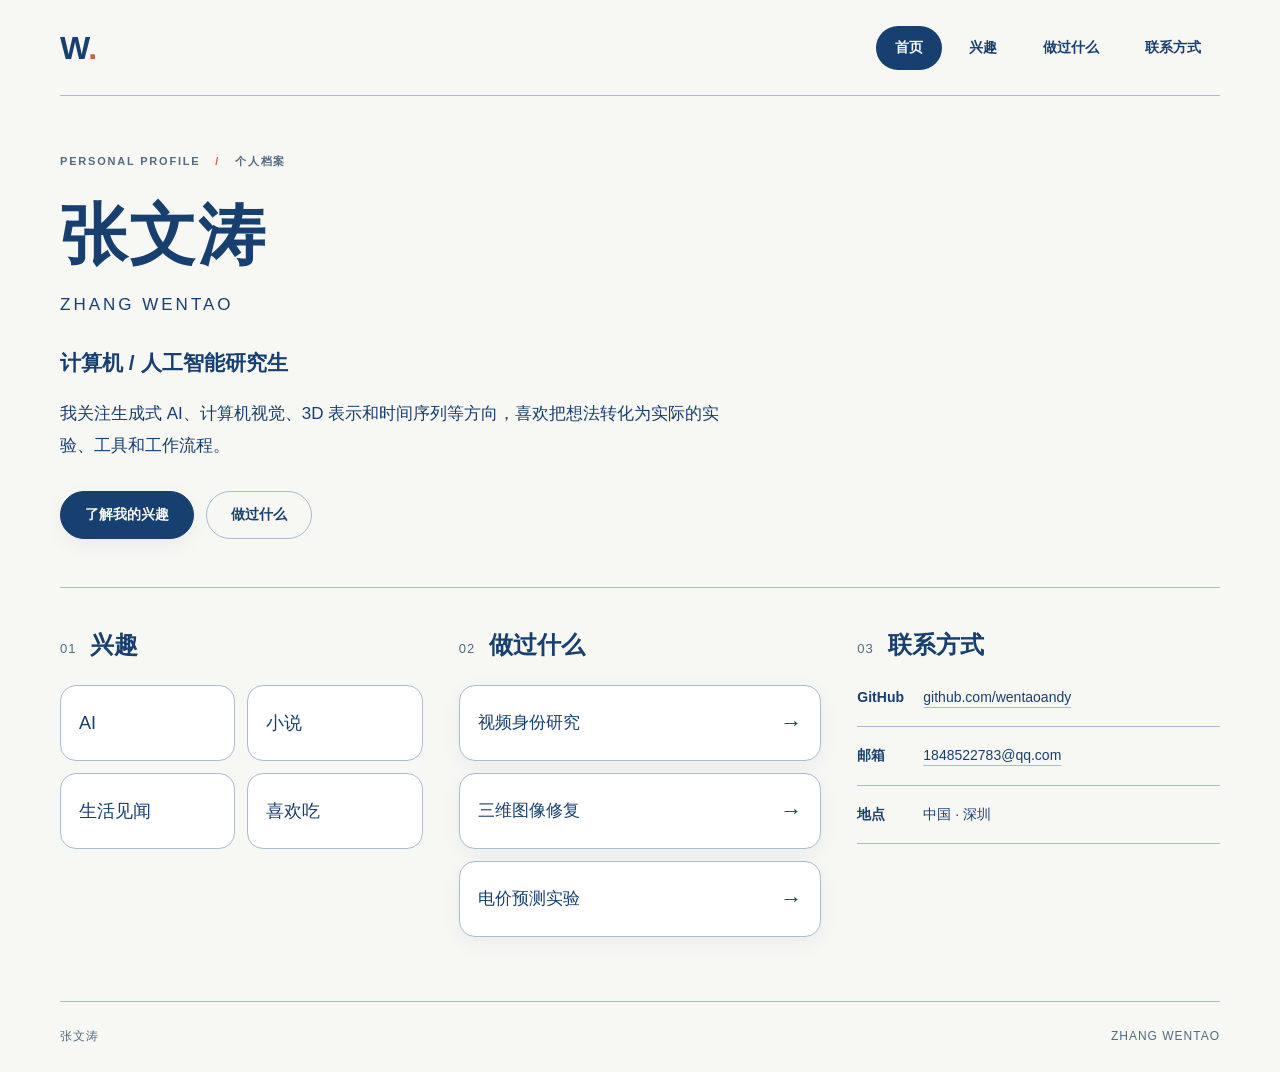
<file: index.html>
<!DOCTYPE html>
<html lang="zh-CN">
<head>
  <meta charset="UTF-8">
  <meta name="viewport" content="width=device-width, initial-scale=1">
  <meta name="description" content="张文涛的个人主页：计算机 / 人工智能研究生，关注生成式 AI、计算机视觉、3D 表示和时间序列。">
  <title>张文涛 · 个人主页</title>
  <link rel="stylesheet" href="style.css">
</head>
<body class="home-page">
  <div class="page">
    <header class="site-header">
      <a class="wordmark" href="#home" aria-label="张文涛个人主页">W<span>.</span></a>
      <nav aria-label="主导航">
        <a href="#home" aria-current="page">首页</a>
        <a href="interests.html">兴趣</a>
        <a href="experience.html">做过什么</a>
        <a href="contact.html">联系方式</a>
      </nav>
    </header>

    <main>
      <section class="intro" id="home" aria-labelledby="name">
        <p class="eyebrow">PERSONAL PROFILE <span>/</span> 个人档案</p>
        <h1 id="name">张文涛</h1>
        <p class="english-name" lang="en">ZHANG WENTAO</p>
        <p class="identity">计算机 / 人工智能研究生</p>
        <p class="bio">我关注生成式 AI、计算机视觉、3D 表示和时间序列等方向，喜欢把想法转化为实际的实验、工具和工作流程。</p>
        <div class="intro-actions">
          <a class="button button-primary" href="interests.html">了解我的兴趣</a>
          <a class="button button-secondary" href="experience.html">做过什么</a>
        </div>
      </section>

      <!-- 桌面端使用三栏，手机端按文档顺序显示。 -->
      <div class="columns">
        <section class="column" id="interests" aria-labelledby="interests-title">
          <div class="section-heading">
            <span class="section-number" aria-hidden="true">01</span>
            <h2 id="interests-title">兴趣</h2>
          </div>
          <ul class="interest-grid">
            <li class="card">AI</li>
            <li class="card">小说</li>
            <li class="card">生活见闻</li>
            <li class="card">喜欢吃</li>
          </ul>
        </section>

        <section class="column" id="work" aria-labelledby="work-title">
          <div class="section-heading">
            <span class="section-number" aria-hidden="true">02</span>
            <h2 id="work-title">做过什么</h2>
          </div>
          <ul class="project-list">
            <li><a class="project-link" href="video.html"><span>视频身份研究</span><span class="project-arrow" aria-hidden="true">→</span></a></li>
            <li><a class="project-link" href="mesh.html"><span>三维图像修复</span><span class="project-arrow" aria-hidden="true">→</span></a></li>
            <li><a class="project-link" href="todo.html"><span>电价预测实验</span><span class="project-arrow" aria-hidden="true">→</span></a></li>
          </ul>
        </section>

        <section class="column" id="contact" aria-labelledby="contact-title">
          <div class="section-heading">
            <span class="section-number" aria-hidden="true">03</span>
            <h2 id="contact-title">联系方式</h2>
          </div>
          <dl class="contact-list">
            <div>
              <dt>GitHub</dt>
              <dd><a class="text-link" href="https://github.com/wentaoandy" target="_blank" rel="noopener noreferrer">github.com/wentaoandy</a></dd>
            </div>
            <div>
              <dt>邮箱</dt>
              <dd><a class="text-link" href="mailto:1848522783@qq.com">1848522783@qq.com</a></dd>
            </div>
            <div>
              <dt>地点</dt>
              <dd>中国 · 深圳</dd>
            </div>
          </dl>
        </section>
      </div>
    </main>
    <footer class="site-footer">
      <span>张文涛</span>
      <span lang="en">ZHANG WENTAO</span>
    </footer>
  </div>
</body>
</html>
</file>
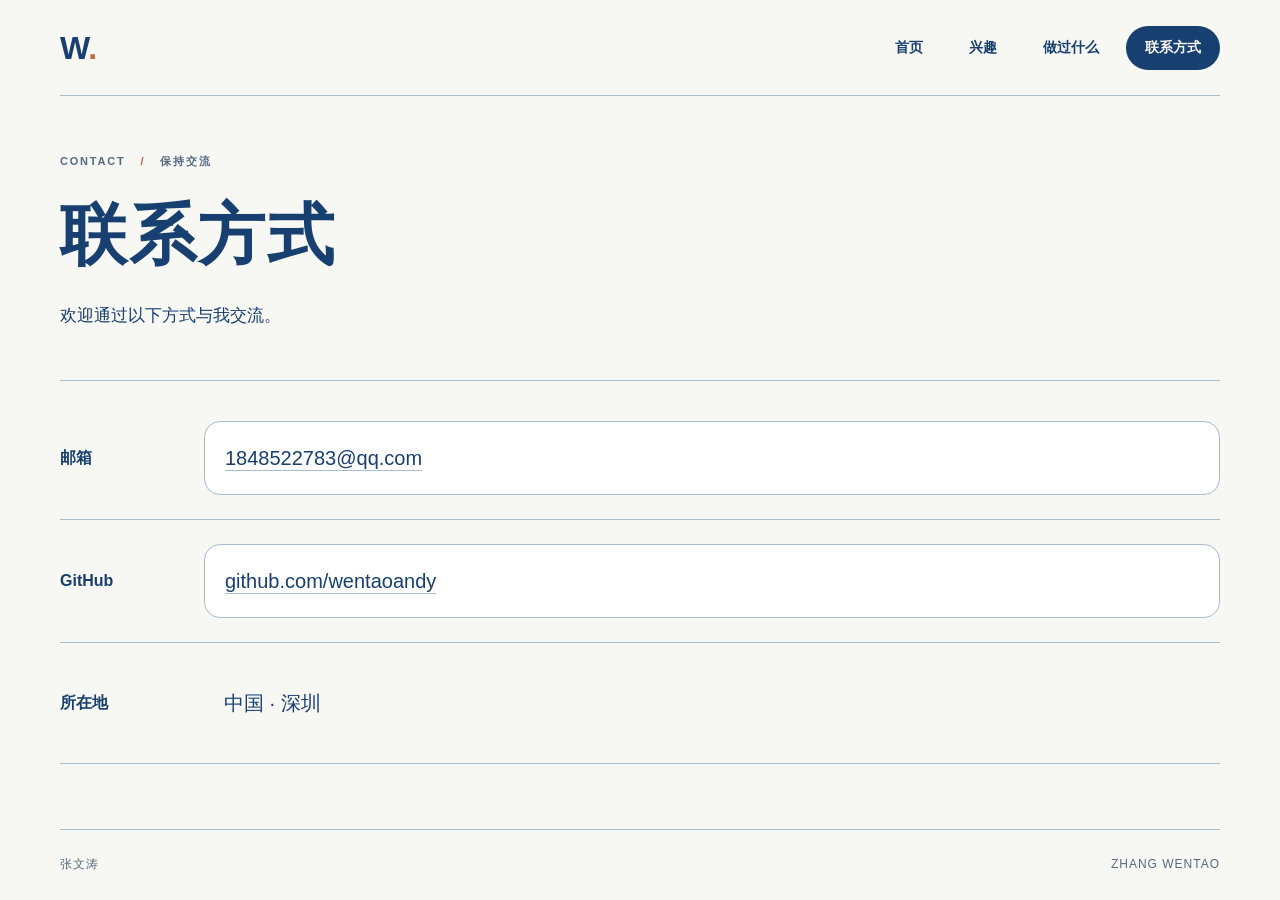
<file: contact.html>
<!DOCTYPE html>
<html lang="zh-CN">
<head>
  <meta charset="UTF-8">
  <meta name="viewport" content="width=device-width, initial-scale=1">
  <meta name="description" content="张文涛的联系方式：邮箱 1848522783@qq.com、GitHub wentaoandy，所在地中国 · 深圳。">
  <title>联系方式 · 张文涛</title>
  <link rel="stylesheet" href="style.css">
</head>
<body class="contact-page">
  <div class="page">
    <header class="site-header">
      <a class="wordmark" href="index.html#home" aria-label="张文涛个人主页">W<span>.</span></a>
      <nav aria-label="主导航">
        <a href="index.html#home">首页</a>
        <a href="interests.html">兴趣</a>
        <a href="experience.html">做过什么</a>
        <a href="contact.html" aria-current="page">联系方式</a>
      </nav>
    </header>

    <main>
      <section class="intro" aria-labelledby="contact-page-title">
        <p class="eyebrow">CONTACT <span>/</span> 保持交流</p>
        <h1 id="contact-page-title">联系方式</h1>
        <p class="bio">欢迎通过以下方式与我交流。</p>
      </section>

      <dl class="contact-details">
        <div>
          <dt>邮箱</dt>
          <dd><a class="contact-link text-link" href="mailto:1848522783@qq.com">1848522783@qq.com</a></dd>
        </div>
        <div>
          <dt>GitHub</dt>
          <dd><a class="contact-link text-link" href="https://github.com/wentaoandy" target="_blank" rel="noopener noreferrer">github.com/wentaoandy</a></dd>
        </div>
        <div>
          <dt>所在地</dt>
          <dd>中国 · 深圳</dd>
        </div>
      </dl>
    </main>
    <footer class="site-footer">
      <span>张文涛</span>
      <span lang="en">ZHANG WENTAO</span>
    </footer>
  </div>
</body>
</html>
</file>
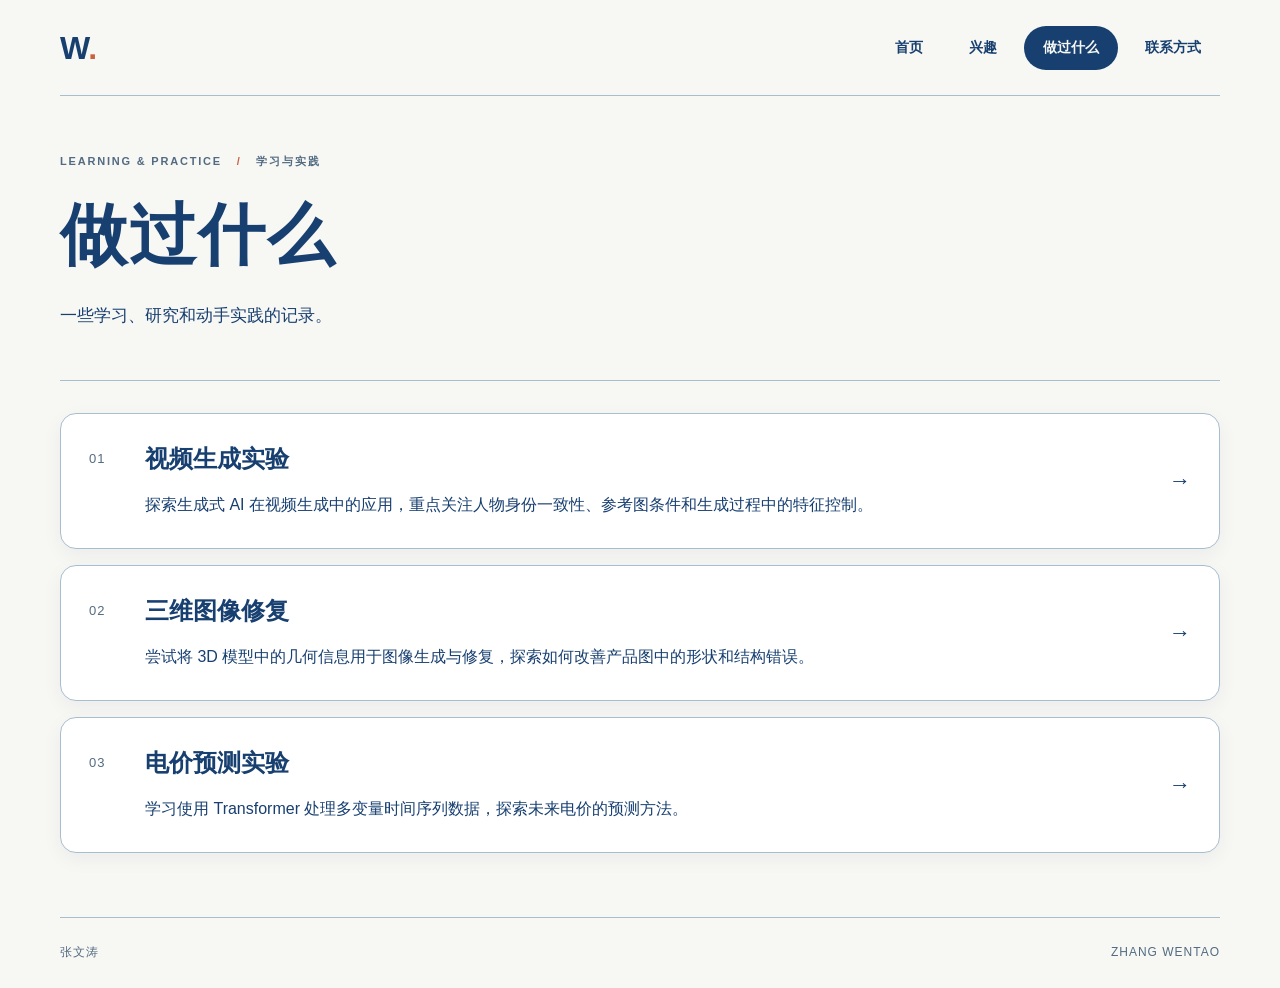
<file: experience.html>
<!DOCTYPE html>
<html lang="zh-CN">
<head>
  <meta charset="UTF-8">
  <meta name="viewport" content="width=device-width, initial-scale=1">
  <meta name="description" content="张文涛的学习、研究和动手实践记录：视频生成实验、三维图像修复和电价预测实验。">
  <title>做过什么 · 张文涛</title>
  <link rel="stylesheet" href="style.css">
</head>
<body class="experience-page">
  <div class="page">
    <header class="site-header">
      <a class="wordmark" href="index.html#home" aria-label="张文涛个人主页">W<span>.</span></a>
      <nav aria-label="主导航">
        <a href="index.html#home">首页</a>
        <a href="interests.html">兴趣</a>
        <a href="experience.html" aria-current="page">做过什么</a>
        <a href="contact.html">联系方式</a>
      </nav>
    </header>

    <main>
      <section class="intro" aria-labelledby="experience-page-title">
        <p class="eyebrow">LEARNING &amp; PRACTICE <span>/</span> 学习与实践</p>
        <h1 id="experience-page-title">做过什么</h1>
        <p class="bio">一些学习、研究和动手实践的记录。</p>
      </section>

      <!-- 编号和正文分列，三个经历按阅读顺序纵向排列。 -->
      <ol class="experience-list" aria-label="三段学习与实践经历">
        <li><a class="project-link" href="video.html"><div class="experience-body"><span class="section-number" aria-hidden="true">01</span>
          <div class="experience-content">
            <h2>视频生成实验</h2>
            <p>探索生成式 AI 在视频生成中的应用，重点关注人物身份一致性、参考图条件和生成过程中的特征控制。</p>
          </div></div><span class="project-arrow" aria-hidden="true">→</span></a></li>
        <li><a class="project-link" href="mesh.html"><div class="experience-body"><span class="section-number" aria-hidden="true">02</span>
          <div class="experience-content">
            <h2>三维图像修复</h2>
            <p>尝试将 3D 模型中的几何信息用于图像生成与修复，探索如何改善产品图中的形状和结构错误。</p>
          </div></div><span class="project-arrow" aria-hidden="true">→</span></a></li>
        <li><a class="project-link" href="todo.html"><div class="experience-body"><span class="section-number" aria-hidden="true">03</span>
          <div class="experience-content">
            <h2>电价预测实验</h2>
            <p>学习使用 Transformer 处理多变量时间序列数据，探索未来电价的预测方法。</p>
          </div></div><span class="project-arrow" aria-hidden="true">→</span></a></li>
      </ol>
    </main>
    <footer class="site-footer">
      <span>张文涛</span>
      <span lang="en">ZHANG WENTAO</span>
    </footer>
  </div>
</body>
</html>
</file>
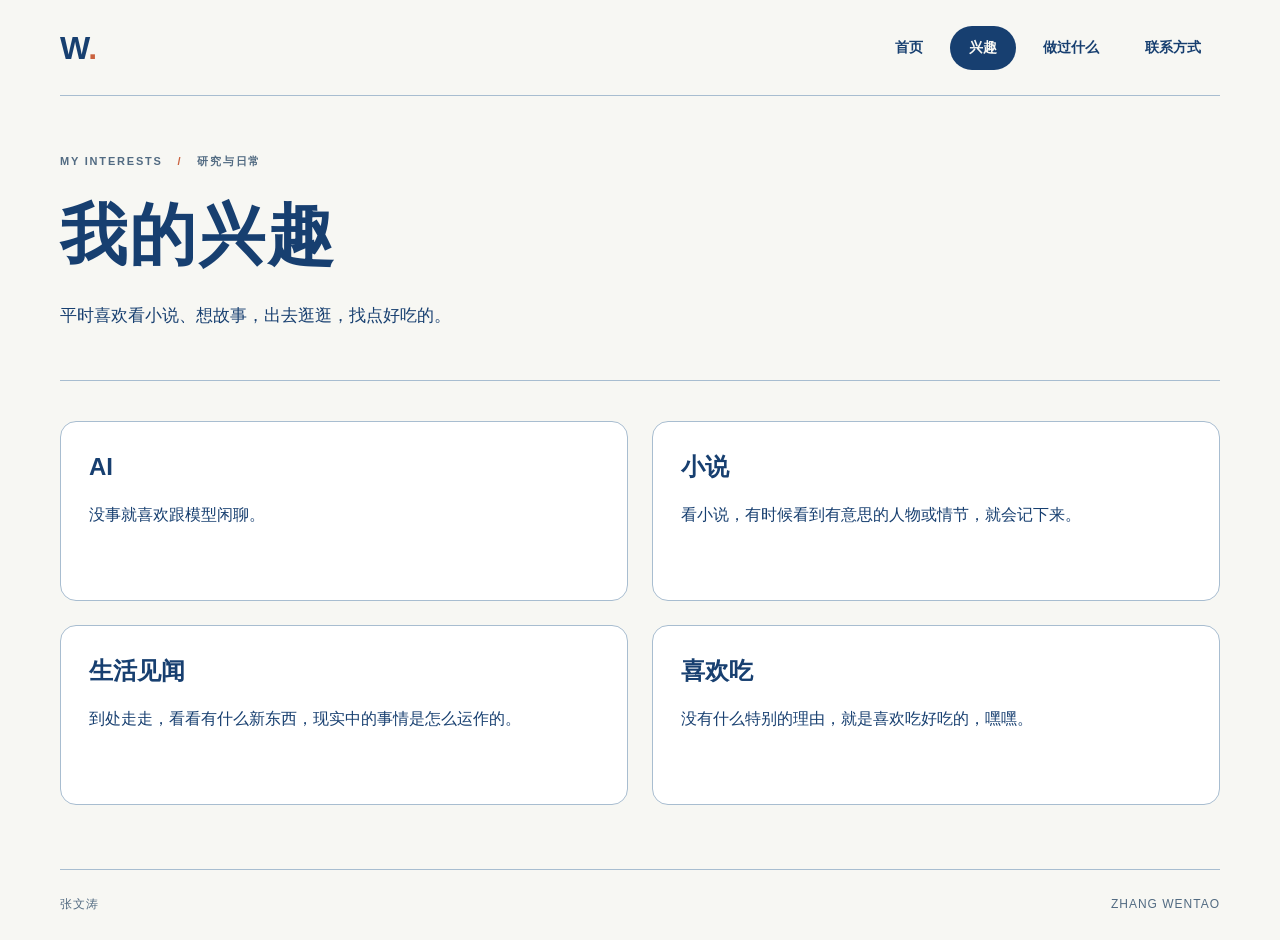
<file: interests.html>
<!DOCTYPE html>
<html lang="zh-CN">
<head>
  <meta charset="UTF-8">
  <meta name="viewport" content="width=device-width, initial-scale=1">
  <meta name="description" content="张文涛的兴趣：AI、小说、生活见闻和喜欢吃。从研究到日常，分享我的好奇与观察。">
  <title>我的兴趣 · 张文涛</title>
  <link rel="stylesheet" href="style.css">
</head>
<body class="interests-page">
  <div class="page">
    <header class="site-header">
      <a class="wordmark" href="index.html#home" aria-label="张文涛个人主页">W<span>.</span></a>
      <nav aria-label="主导航">
        <a href="index.html#home">首页</a>
        <a href="interests.html" aria-current="page">兴趣</a>
        <a href="experience.html">做过什么</a>
        <a href="contact.html">联系方式</a>
      </nav>
    </header>

    <main>
      <section class="intro" aria-labelledby="interests-page-title">
        <p class="eyebrow">MY INTERESTS <span>/</span> 研究与日常</p>
        <h1 id="interests-page-title">我的兴趣</h1>
        <p class="bio">平时喜欢看小说、想故事，出去逛逛，找点好吃的。</p>
      </section>

      <!-- 复用首页样式，独立卡片网格只用于兴趣页面。 -->
      <ul class="interest-details" aria-label="我的四个兴趣">
        <li class="card">
          <h2>AI</h2>
          <p>没事就喜欢跟模型闲聊。</p>
        </li>
        <li class="card">
          <h2>小说</h2>
          <p>看小说，有时候看到有意思的人物或情节，就会记下来。</p>
        </li>
        <li class="card">
          <h2>生活见闻</h2>
          <p>到处走走，看看有什么新东西，现实中的事情是怎么运作的。</p>
        </li>
        <li class="card">
          <h2>喜欢吃</h2>
          <p>没有什么特别的理由，就是喜欢吃好吃的，嘿嘿。</p>
        </li>
      </ul>
    </main>
    <footer class="site-footer">
      <span>张文涛</span>
      <span lang="en">ZHANG WENTAO</span>
    </footer>
  </div>
</body>
</html>
</file>
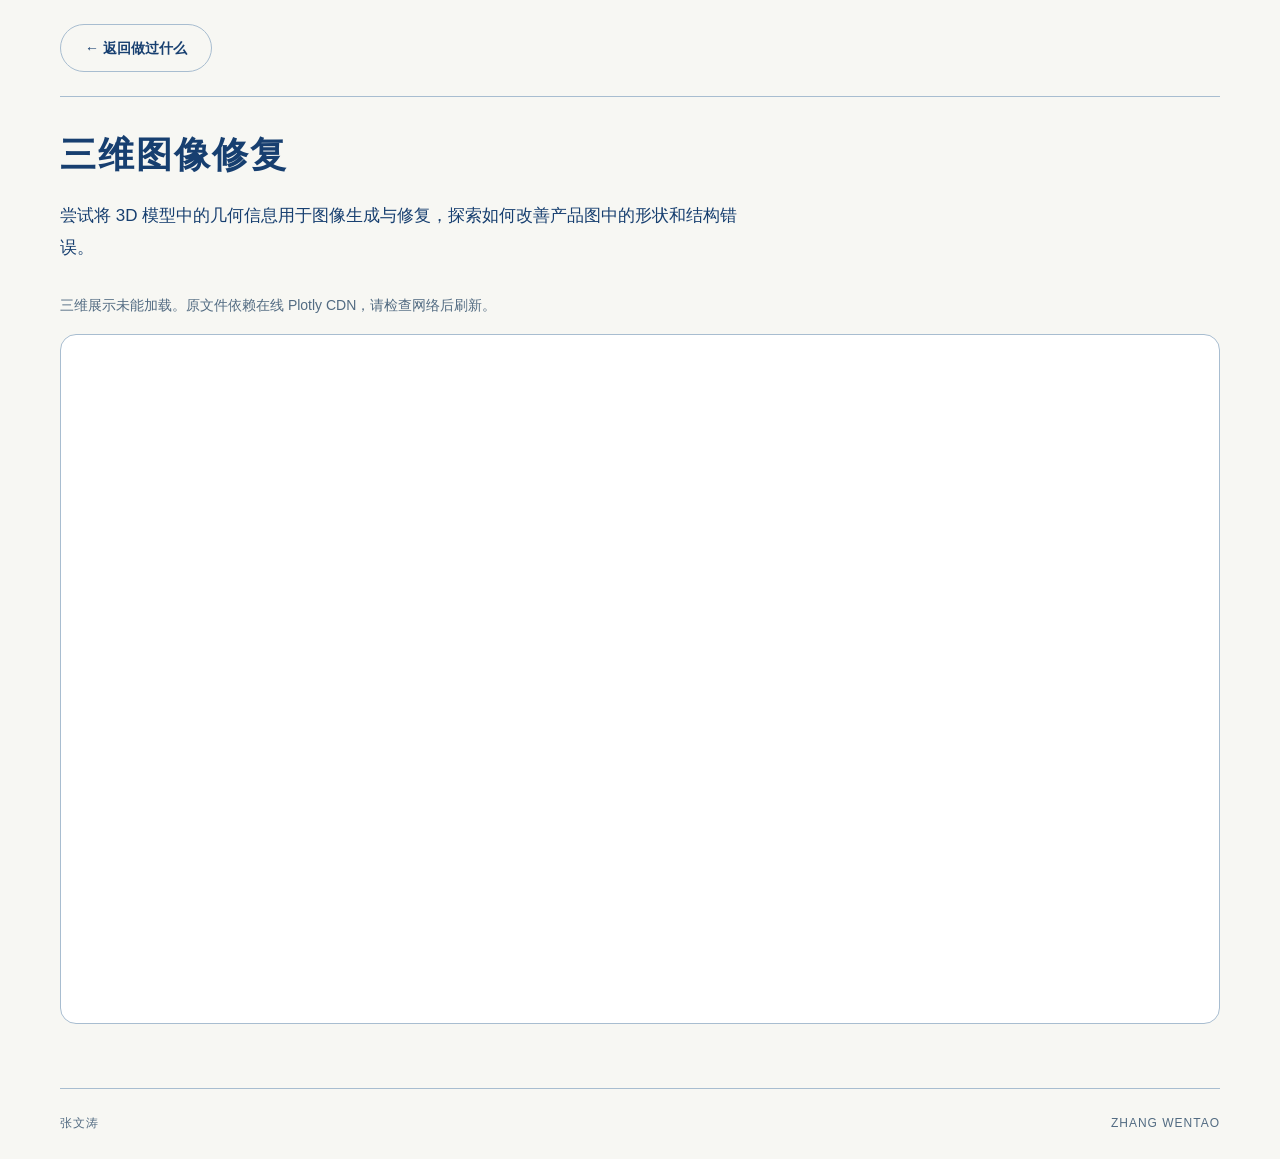
<file: mesh.html>
<!DOCTYPE html>
<html lang="zh-CN">
<head>
  <meta charset="UTF-8">
  <meta name="viewport" content="width=device-width, initial-scale=1">
  <title>三维图像修复 · 张文涛</title>
  <link rel="stylesheet" href="style.css">
  <script src="script.js" defer></script>
</head>
<body class="mesh-page">
  <div class="page">
    <header class="detail-header">
      <a class="button button-secondary" href="experience.html">← 返回做过什么</a>
    </header>
    <main>
      <section class="detail-intro">
        <h1>三维图像修复</h1>
        <p class="bio">尝试将 3D 模型中的几何信息用于图像生成与修复，探索如何改善产品图中的形状和结构错误。</p>
      </section>
      <p class="mesh-status" role="status">正在加载原有三维数据展示……</p>
      <iframe class="mesh-frame" src="references/feature_curves_view.html" title="三维模型、局部特征与合并曲线：可旋转和缩放的数据展示"></iframe>
      <noscript><p>请启用 JavaScript 查看原有三维交互展示。</p></noscript>
    </main>
    <footer class="site-footer"><span>张文涛</span><span lang="en">ZHANG WENTAO</span></footer>
  </div>
</body>
</html>
</file>
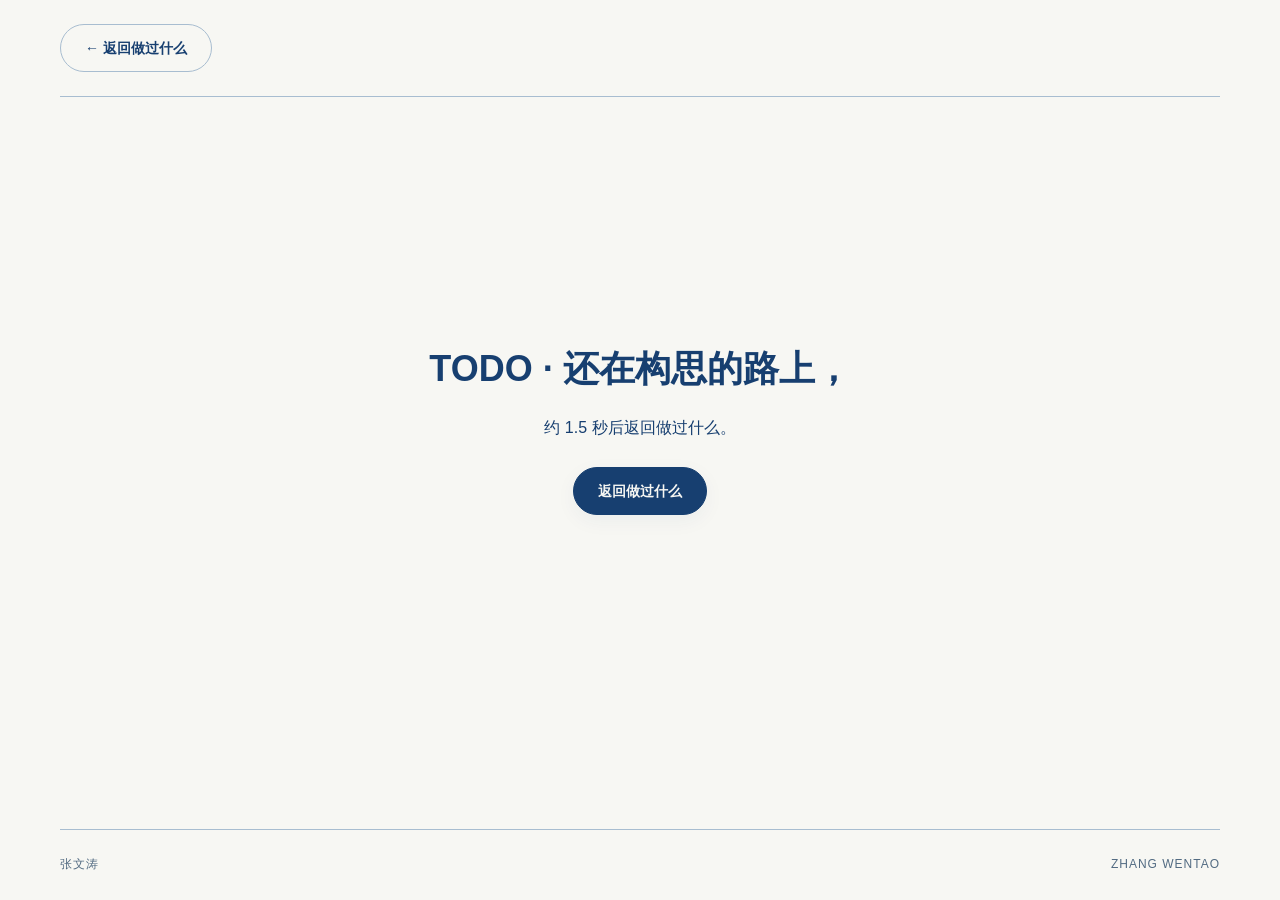
<file: todo.html>
<!DOCTYPE html>
<html lang="zh-CN">
<head>
  <meta charset="UTF-8">
  <meta name="viewport" content="width=device-width, initial-scale=1">
  <title>电价预测实验 · 张文涛</title>
  <link rel="stylesheet" href="style.css">
  <script src="script.js" defer></script>
</head>
<body class="todo-page">
  <div class="page">
    <header class="detail-header">
      <a class="button button-secondary" href="experience.html">← 返回做过什么</a>
    </header>
    <main class="todo-content">
      <h1>TODO · 还在构思的路上，</h1>
      <p>约 1.5 秒后返回做过什么。</p>
      <a class="button button-primary" href="experience.html">返回做过什么</a>
    </main>
    <footer class="site-footer"><span>张文涛</span><span lang="en">ZHANG WENTAO</span></footer>
  </div>
</body>
</html>
</file>
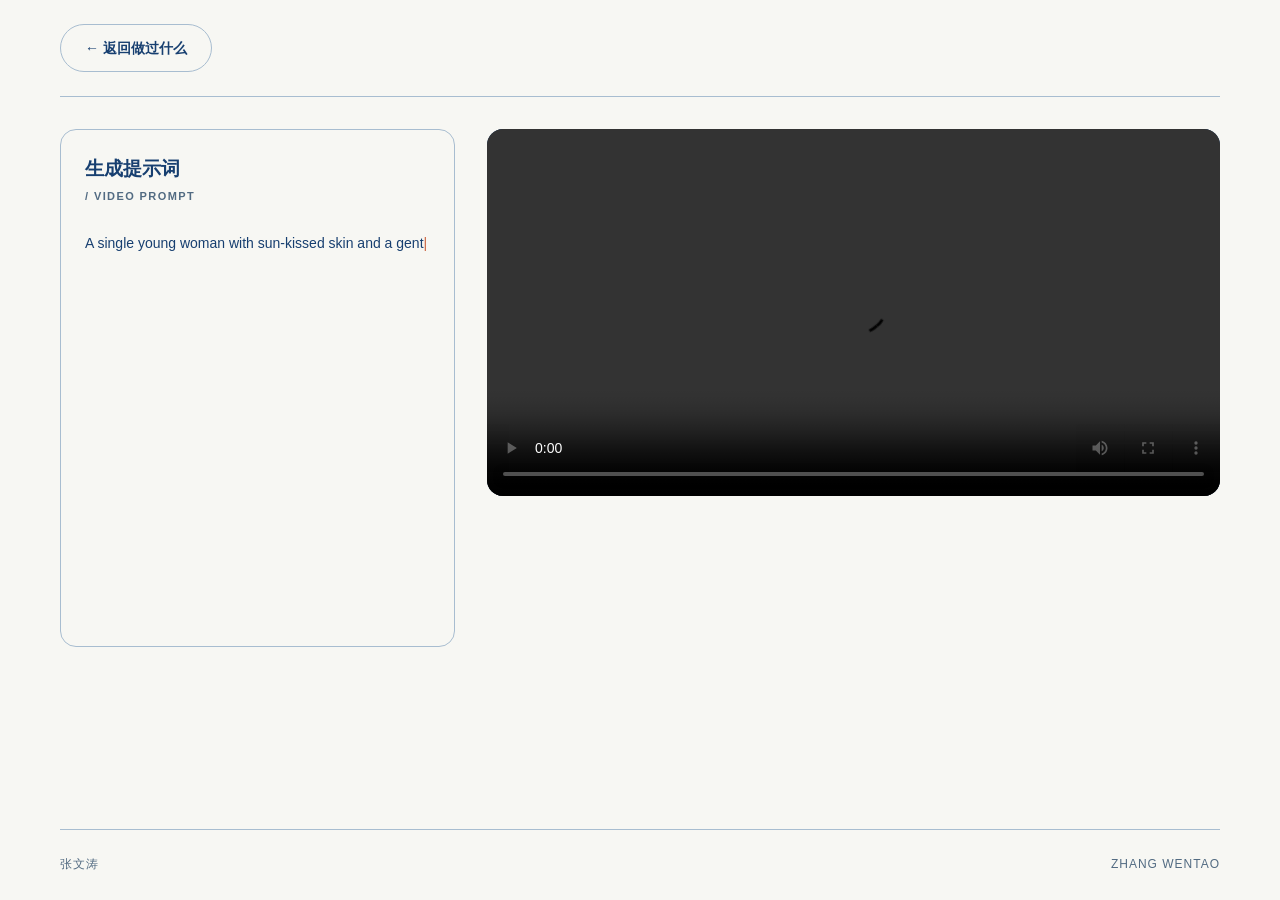
<file: video.html>
<!DOCTYPE html>
<html lang="zh-CN">
<head>
  <meta charset="UTF-8">
  <meta name="viewport" content="width=device-width, initial-scale=1">
  <title>视频生成实验 · 张文涛</title>
  <link rel="stylesheet" href="style.css">
  <script src="script.js" defer></script>
</head>
<body class="video-page">
  <div class="page">
    <header class="detail-header">
      <a class="button button-secondary" href="experience.html">← 返回做过什么</a>
    </header>
    <main class="video-layout">
      <section class="video-prompt-panel" aria-labelledby="prompt-title">
        <h1 id="prompt-title">生成提示词 <span lang="en">/ VIDEO PROMPT</span></h1>
        <p class="prompt-text" lang="en">
          <span class="prompt-visual" aria-hidden="true"><span id="video-prompt">A single young woman with sun-kissed skin and a gentle smile is in a flower field. She kneels gracefully to pick a wild daisy while a soft breeze lifts her hair. The warm golden sunlight creates soft shadows across the scene. IMPORTANT: The video shows only ONE person, a single consistent identity, from a single continuous camera view. No multiple views, no split screen, no duplicated faces. The reference image is used only to preserve identity. She briefly looks toward the camera with a natural and smooth motion, her expression calm and lively. The scene is stable, cinematic, and realistic.</span><span class="typing-cursor">|</span></span>
          <span class="sr-only">A single young woman with sun-kissed skin and a gentle smile is in a flower field. She kneels gracefully to pick a wild daisy while a soft breeze lifts her hair. The warm golden sunlight creates soft shadows across the scene. IMPORTANT: The video shows only ONE person, a single consistent identity, from a single continuous camera view. No multiple views, no split screen, no duplicated faces. The reference image is used only to preserve identity. She briefly looks toward the camera with a natural and smooth motion, her expression calm and lively. The scene is stable, cinematic, and realistic.</span>
        </p>
      </section>
      <section class="video-player-panel" aria-label="视频生成实验">
        <video controls playsinline preload="metadata" aria-label="视频生成实验：点击播放">
          <source src="references/concatid.mp4" type="video/mp4">
          浏览器不支持视频播放，请<a class="text-link" href="references/concatid.mp4">打开原视频</a>。
        </video>
        <p class="video-error" hidden role="status">视频暂时无法加载，请检查 references/concatid.mp4 是否完整。</p>
      </section>
    </main>
    <footer class="site-footer"><span>张文涛</span><span lang="en">ZHANG WENTAO</span></footer>
  </div>
</body>
</html>
</file>
<file: style.css>
/* 全站共享的色彩、宽度、圆角和间距。 */
:root {
  --paper: #F7F7F3;
  --blue: #173F70;
  --line: #A8BDD0;
  --accent: #CA623F;
  --muted: #526B82;
  --surface: #FFFFFF;
  --blue-hover: #12335B;
  --tint: #EDF2F6;
  --max-width: 1160px;
  --radius: 16px;
  --section-gap: 40px;
  --shadow: 0 6px 20px rgba(23, 63, 112, .05);
  --hover-shadow: 0 10px 26px rgba(23, 63, 112, .09);
}

* { box-sizing: border-box; }
html { scroll-padding-top: 24px; }
body {
  margin: 0;
  background: var(--paper);
  color: var(--blue);
  font-family: "Microsoft YaHei", "PingFang SC", "Noto Sans CJK SC", sans-serif;
  font-size: 16px;
  line-height: 1.8;
  -webkit-font-smoothing: antialiased;
}
p, h1, h2, dl, dd { margin: 0; }
ul, ol { margin: 0; padding: 0; list-style: none; }
a { color: inherit; text-decoration: none; }
a:focus-visible { outline: 3px solid var(--blue); outline-offset: 4px; }

.page {
  width: min(calc(100% - 96px), var(--max-width));
  min-height: 100svh;
  margin-inline: auto;
  display: flex;
  flex-direction: column;
}
main { flex: 1; min-width: 0; }
.site-header {
  display: flex;
  align-items: center;
  justify-content: space-between;
  gap: 24px;
  min-height: 96px;
  border-bottom: 1px solid var(--line);
}
.wordmark {
  display: inline-flex;
  align-items: center;
  min-height: 44px;
  font-family: Arial, sans-serif;
  font-size: 32px;
  font-weight: 800;
  letter-spacing: -2px;
  line-height: 1;
}
.wordmark span { color: var(--accent); }

/* 四页统一使用 aria-current 标记当前页面。 */
nav { display: flex; flex-wrap: wrap; gap: 8px; }
nav a {
  display: inline-flex;
  align-items: center;
  justify-content: center;
  min-height: 44px;
  padding: 8px 18px;
  border: 1px solid transparent;
  border-radius: 999px;
  font-size: 14px;
  font-weight: 600;
  transition: background-color .18s, border-color .18s, color .18s;
}
nav a[aria-current="page"] { background: var(--blue); color: var(--paper); }
nav a:active { background: var(--line); color: var(--blue); }

/* 标题、正文和分区统一使用同一组排版规则。 */
.intro { padding-block: 56px 48px; border-bottom: 1px solid var(--line); }
.eyebrow { margin-bottom: 24px; color: var(--muted); font-size: 11px; font-weight: 600; letter-spacing: 1.8px; }
.eyebrow span { margin-inline: 10px; color: var(--accent); }
h1 { font-size: clamp(48px, 5.2vw, 72px); font-weight: 700; letter-spacing: 2px; line-height: 1.2; }
h2 { font-size: 24px; font-weight: 600; line-height: 1.4; }
.english-name { margin-top: 14px; font-family: Arial, sans-serif; font-size: 17px; letter-spacing: 3px; }
.identity { margin-top: 24px; font-size: 21px; font-weight: 600; }
.bio { max-width: 680px; margin-top: 24px; font-size: 17px; line-height: 1.9; }
.home-page .bio { margin-top: 16px; }

/* 主按钮、次按钮和文字链接可在各页面复用。 */
.intro-actions { display: flex; flex-wrap: wrap; gap: 12px; margin-top: 28px; }
.button {
  display: inline-flex;
  align-items: center;
  justify-content: center;
  min-height: 48px;
  padding: 12px 24px;
  border: 1px solid var(--blue);
  border-radius: 999px;
  font-size: 14px;
  font-weight: 600;
  line-height: 1.5;
  transition: background-color .18s, border-color .18s, color .18s, box-shadow .18s;
}
.button-primary { background: var(--blue); color: var(--paper); box-shadow: var(--shadow); }
.button-secondary { background: transparent; color: var(--blue); border-color: var(--line); }
.button:active { background: var(--line); color: var(--blue); border-color: var(--blue); box-shadow: none; }
.text-link {
  text-decoration: underline;
  text-decoration-color: var(--line);
  text-underline-offset: 5px;
  text-decoration-thickness: 1px;
  transition: background-color .18s, text-decoration-color .18s, box-shadow .18s, border-color .18s;
}
.text-link:active { text-decoration-color: var(--accent); background: var(--tint); }

/* 兴趣卡片共享边框、圆角和轻微阴影，不使用可点击的光标。 */
.card {
  min-width: 0;
  padding: 28px;
  background: var(--surface);
  border: 1px solid var(--line);
  border-radius: var(--radius);
  box-shadow: var(--shadow);
  transition: border-color .18s, box-shadow .18s, background-color .18s;
}
.columns { display: grid; grid-template-columns: repeat(3, minmax(0, 1fr)); gap: 36px; padding-top: var(--section-gap); }
.column { min-width: 0; scroll-margin-top: 24px; }
.section-heading { display: flex; align-items: baseline; gap: 14px; margin-bottom: 24px; }
.section-number { font-family: Arial, sans-serif; font-size: 13px; color: var(--muted); letter-spacing: 1px; }
.interest-grid { display: grid; grid-template-columns: repeat(2, minmax(0, 1fr)); gap: 12px; }
.interest-grid .card { display: flex; align-items: center; min-height: 76px; padding: 18px; font-size: 18px; font-weight: 500; }
.project-list li { padding-block: 16px; border-bottom: 1px solid var(--line); font-size: 17px; }
.project-list li:first-child { padding-top: 0; }
.contact-list > div { display: grid; grid-template-columns: 54px minmax(0, 1fr); gap: 12px; padding-block: 16px; border-bottom: 1px solid var(--line); font-size: 14px; }
.contact-list > div:first-child { padding-top: 0; }
.contact-list dt { font-weight: 600; }
.contact-list dd { min-width: 0; overflow-wrap: anywhere; }

.interest-details { display: grid; grid-template-columns: repeat(2, minmax(0, 1fr)); gap: 24px; padding-top: var(--section-gap); }
.interest-details .card { min-height: 180px; }
.interest-details p { max-width: 480px; margin-top: 16px; font-size: 16px; line-height: 1.9; }

/* 经历正文保持原有编号与介绍，点击样式由 project-link 统一设置。 */
.experience-list { margin-top: 16px; }
.experience-list li { display: grid; grid-template-columns: 52px minmax(0, 1fr); gap: 24px; padding-block: 32px; border-bottom: 1px solid var(--line); }
.experience-list .section-number { padding-top: 5px; }
.experience-content { min-width: 0; }
.experience-content p { max-width: 800px; margin-top: 14px; line-height: 1.9; }

/* 联系方式的链接区域可点击，所在地保持普通文字。 */
.contact-details { margin-top: 16px; }
.contact-details > div { display: grid; grid-template-columns: 120px minmax(0, 1fr); align-items: center; gap: 24px; padding-block: 24px; border-bottom: 1px solid var(--line); }
.contact-details dt { font-size: 16px; font-weight: 600; }
.contact-details dd { min-width: 0; font-size: 20px; overflow-wrap: anywhere; }
.contact-link { display: block; padding: 18px 20px; background: var(--surface); border: 1px solid var(--line); border-radius: var(--radius); }
.contact-details > div:last-child dd { padding: 18px 20px; }

.site-footer {
  display: flex;
  justify-content: space-between;
  flex-wrap: wrap;
  gap: 12px;
  margin-top: 64px;
  padding-block: 24px;
  border-top: 1px solid var(--line);
  color: var(--muted);
  font-size: 12px;
  letter-spacing: 1px;
}

/* 悬停仅用于支持鼠标悬停的设备，手机点击不保留悬停样式。 */
@media (hover: hover) {
  nav a:hover { background: var(--tint); border-color: var(--line); color: var(--blue); }
  nav a[aria-current="page"]:hover { background: var(--blue-hover); color: var(--paper); border-color: var(--blue-hover); }
  .button-primary:hover { background: var(--blue-hover); box-shadow: var(--hover-shadow); }
  .button-secondary:hover { background: var(--tint); border-color: var(--blue); box-shadow: var(--shadow); }
  .text-link:hover { text-decoration-color: var(--accent); }

  .contact-link:hover { background: var(--tint); border-color: var(--blue); box-shadow: var(--shadow); }
}
/* 点击样式放在悬停规则之后，保证按下时仍有反馈。 */
nav a:active, .button:active { background: var(--line); color: var(--blue); box-shadow: none; }
.contact-link:active { background: var(--tint); border-color: var(--accent); box-shadow: none; }

@media (max-width: 900px) {
  .page { width: calc(100% - 64px); }
  .columns { gap: 24px; }
  .contact-list > div { grid-template-columns: 1fr; gap: 4px; }
}

@media (max-width: 700px) {
  :root { --section-gap: 28px; }
  .page { width: calc(100% - 40px); }
  .site-header { flex-wrap: wrap; gap: 12px; padding-block: 16px; }
  .wordmark { font-size: 28px; }
  nav { display: grid; grid-template-columns: repeat(4, minmax(0, 1fr)); width: 100%; gap: 4px; }
  nav a { padding: 8px 4px; font-size: 12px; }
  .intro { padding-block: 40px 36px; }
  .eyebrow { margin-bottom: 20px; font-size: 10px; letter-spacing: 1.3px; }
  h1 { font-size: 48px; letter-spacing: 1px; }
  h2 { font-size: 22px; }
  .english-name { font-size: 14px; letter-spacing: 2.5px; }
  .identity { font-size: 18px; }
  .bio { margin-top: 20px; font-size: 16px; }
  .intro-actions { flex-direction: column; align-items: stretch; gap: 10px; margin-top: 24px; }
  .columns { grid-template-columns: 1fr; gap: 32px; }
  .column + .column { border-top: 1px solid var(--line); padding-top: 28px; }
  .section-heading { margin-bottom: 20px; }
  .contact-list > div { grid-template-columns: 54px minmax(0, 1fr); gap: 12px; }
  .interest-details { grid-template-columns: 1fr; gap: 16px; }
  .card { padding: 24px; }
  .interest-details .card { min-height: 0; }
  .interest-details p { margin-top: 12px; }
  .experience-list { margin-top: 12px; }
  .experience-list li { grid-template-columns: 28px minmax(0, 1fr); gap: 16px; padding-block: 28px; }
  .experience-content p { margin-top: 12px; font-size: 16px; }
  .contact-details { margin-top: 12px; }
  .contact-details > div { grid-template-columns: 1fr; gap: 12px; padding-block: 24px; }
  .contact-details dt { font-size: 14px; }
  .contact-details dd { font-size: 18px; }
  .contact-link { padding: 16px; }
  .contact-details > div:last-child dd { padding: 0; }
  .site-footer { margin-top: 40px; padding-block: 20px; font-size: 11px; }
}

@media (max-width: 360px) {
  nav { grid-template-columns: repeat(2, minmax(0, 1fr)); gap: 8px; }
  h1 { font-size: 42px; }
  .contact-list > div { grid-template-columns: 1fr; }
}
@media (max-width: 280px) {
  .interest-grid { grid-template-columns: 1fr; }
  h1 { font-size: 36px; }
}
@media (prefers-reduced-motion: reduce) {
  nav a, .button, .text-link, .card { transition: none; }
}


/* 实践项目是真实链接；兴趣卡片仅展示文字。 */
.card { cursor: default; box-shadow: none; transition: none; }
.project-list { display: grid; gap: 12px; }
.project-list li, .project-list li:first-child { padding: 0; border: 0; }
.project-link {
  display: grid;
  grid-template-columns: minmax(0, 1fr) auto;
  align-items: center;
  gap: 20px;
  min-height: 76px;
  padding: 18px;
  background: var(--surface);
  border: 1px solid var(--line);
  border-radius: var(--radius);
  box-shadow: var(--shadow);
  cursor: pointer;
  transition: background-color .18s, border-color .18s, box-shadow .18s;
}
.project-arrow { color: var(--blue); font-size: 22px; line-height: 1; }
.experience-list { display: grid; gap: 16px; padding-top: 16px; }
.experience-list li { display: block; padding: 0; border: 0; }
.experience-list .project-link { padding: 28px; }
.experience-body { display: grid; grid-template-columns: 36px minmax(0, 1fr); gap: 20px; min-width: 0; }
.project-link:active { background: var(--tint); border-color: var(--accent); box-shadow: none; }
@media (hover: hover) {
  .project-link:hover { background: var(--tint); border-color: var(--blue); box-shadow: var(--hover-shadow); }
}
.detail-header { padding-block: 24px; border-bottom: 1px solid var(--line); }
.detail-intro { padding-block: 36px 28px; }
.detail-intro h1 { font-size: 36px; }
.video-layout { display: grid; grid-template-columns: minmax(0, 35fr) minmax(0, 65fr); align-items: start; gap: 32px; padding-top: 32px; }
.video-prompt-panel { min-width: 0; padding: 24px; border: 1px solid var(--line); border-radius: var(--radius); }
.video-prompt-panel h1 { font-size: 19px; letter-spacing: 0; line-height: 1.6; }
.video-prompt-panel h1 span { display: block; margin-top: 4px; font-size: 11px; letter-spacing: 1.4px; color: var(--muted); }
.prompt-text { min-height: 28em; margin-top: 24px; font-size: 14px; line-height: 1.9; overflow-wrap: anywhere; }
.typing-cursor { display: none; }
.is-typing .typing-cursor { display: inline; color: var(--accent); animation: cursor-blink .8s steps(1) infinite; }
@keyframes cursor-blink { 50% { opacity: 0; } }
.video-player-panel { min-width: 0; }
.video-player-panel video { display: block; width: 100%; height: auto; border-radius: var(--radius); background: var(--blue); }
.video-error { margin-top: 16px; }
.sr-only { position: absolute; width: 1px; height: 1px; padding: 0; overflow: hidden; clip-path: inset(50%); white-space: nowrap; }
.mesh-status { margin-bottom: 16px; font-size: 14px; color: var(--muted); }
.mesh-frame { display: block; width: 100%; height: 690px; border: 1px solid var(--line); border-radius: var(--radius); background: var(--surface); }
.todo-content { display: flex; flex-direction: column; justify-content: center; align-items: center; gap: 24px; padding-block: 48px; text-align: center; }
.todo-content h1 { font-size: clamp(24px, 3vw, 36px); letter-spacing: 0; }
@media (max-width: 700px) {
  .experience-list .project-link { padding: 22px 18px; gap: 12px; }
  .experience-body { grid-template-columns: 24px minmax(0, 1fr); gap: 12px; }
  .experience-content h2 { font-size: 20px; }
  .detail-header { padding-block: 20px; }
  .detail-intro h1 { font-size: 30px; }
  .video-layout { grid-template-columns: 1fr; gap: 24px; padding-top: 24px; }
  .video-player-panel { grid-row: 1; }
  .video-prompt-panel { grid-row: 2; padding: 20px; }
  .prompt-text { min-height: 0; font-size: 15px; margin-top: 20px; }
  .mesh-frame { height: 1120px; }
}
@media (prefers-reduced-motion: reduce) {
  .project-link { transition: none; }
  .typing-cursor { animation: none; }
}
</file>
